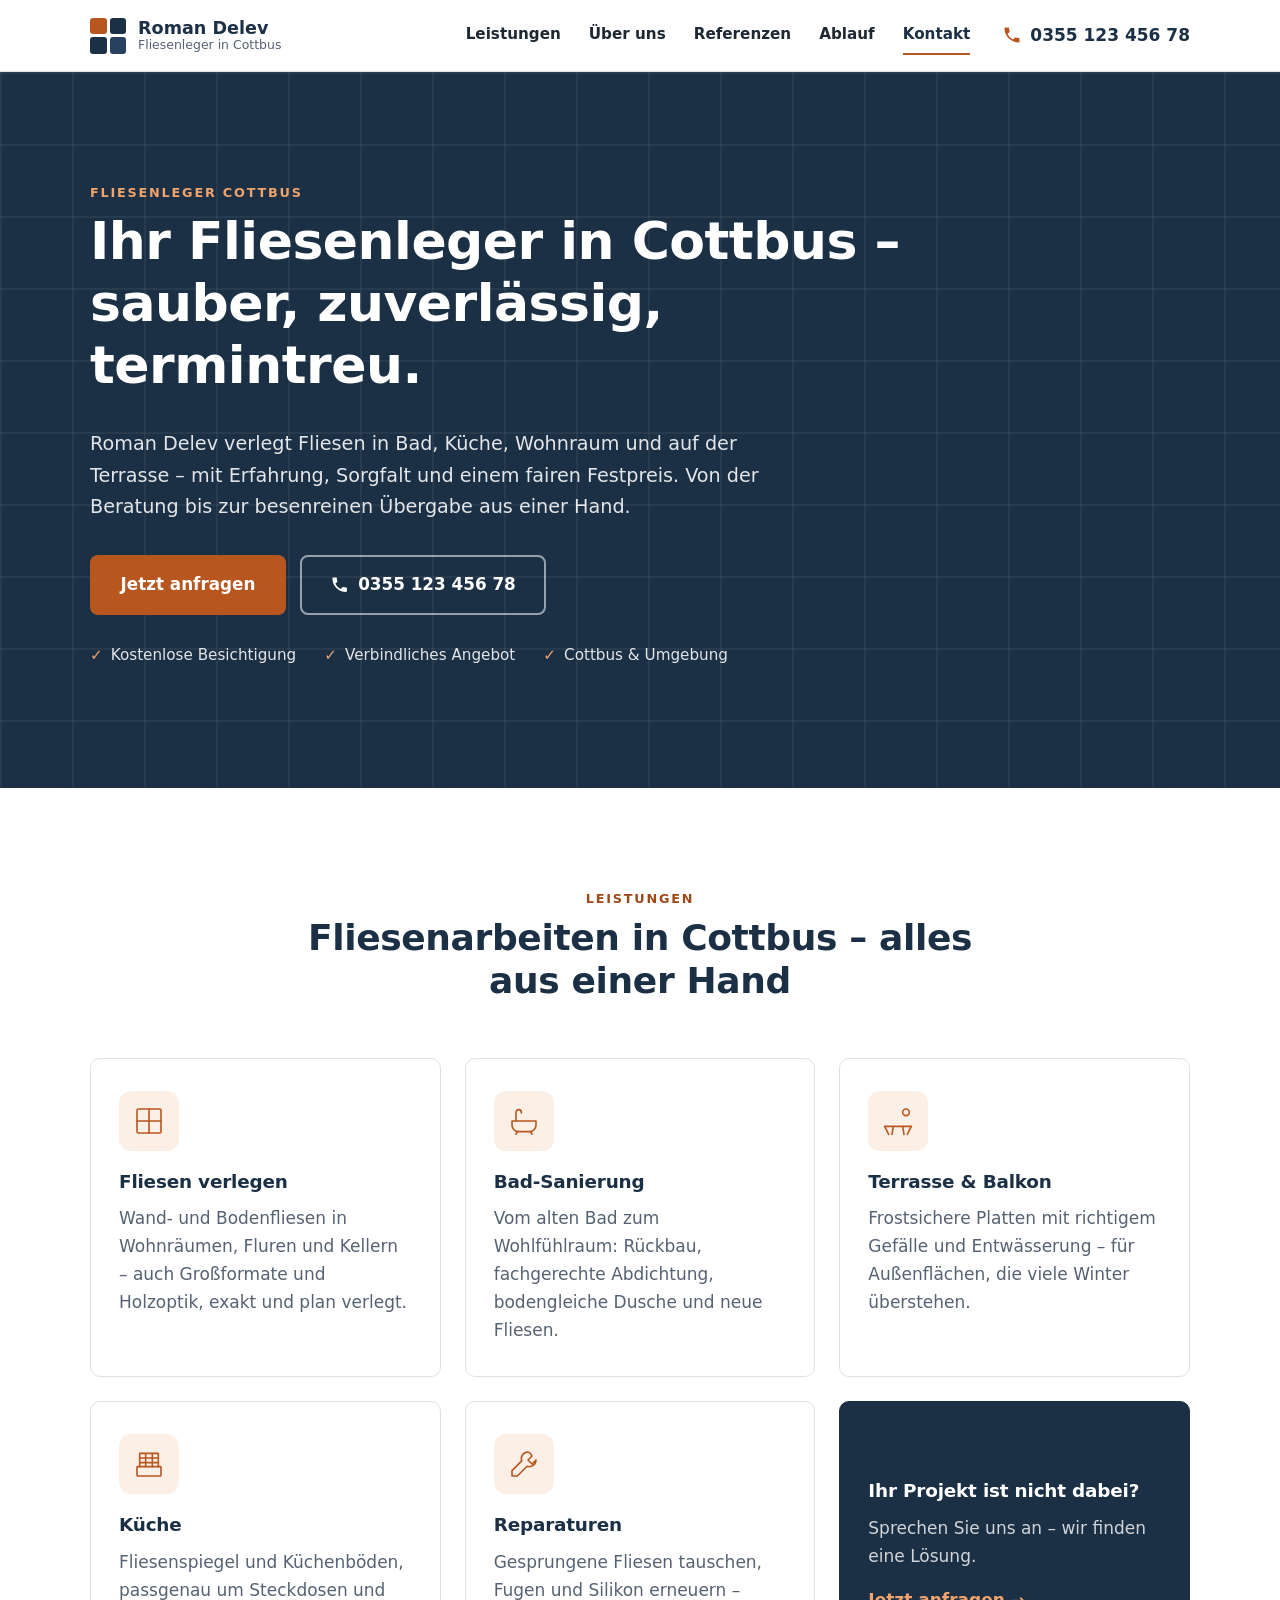
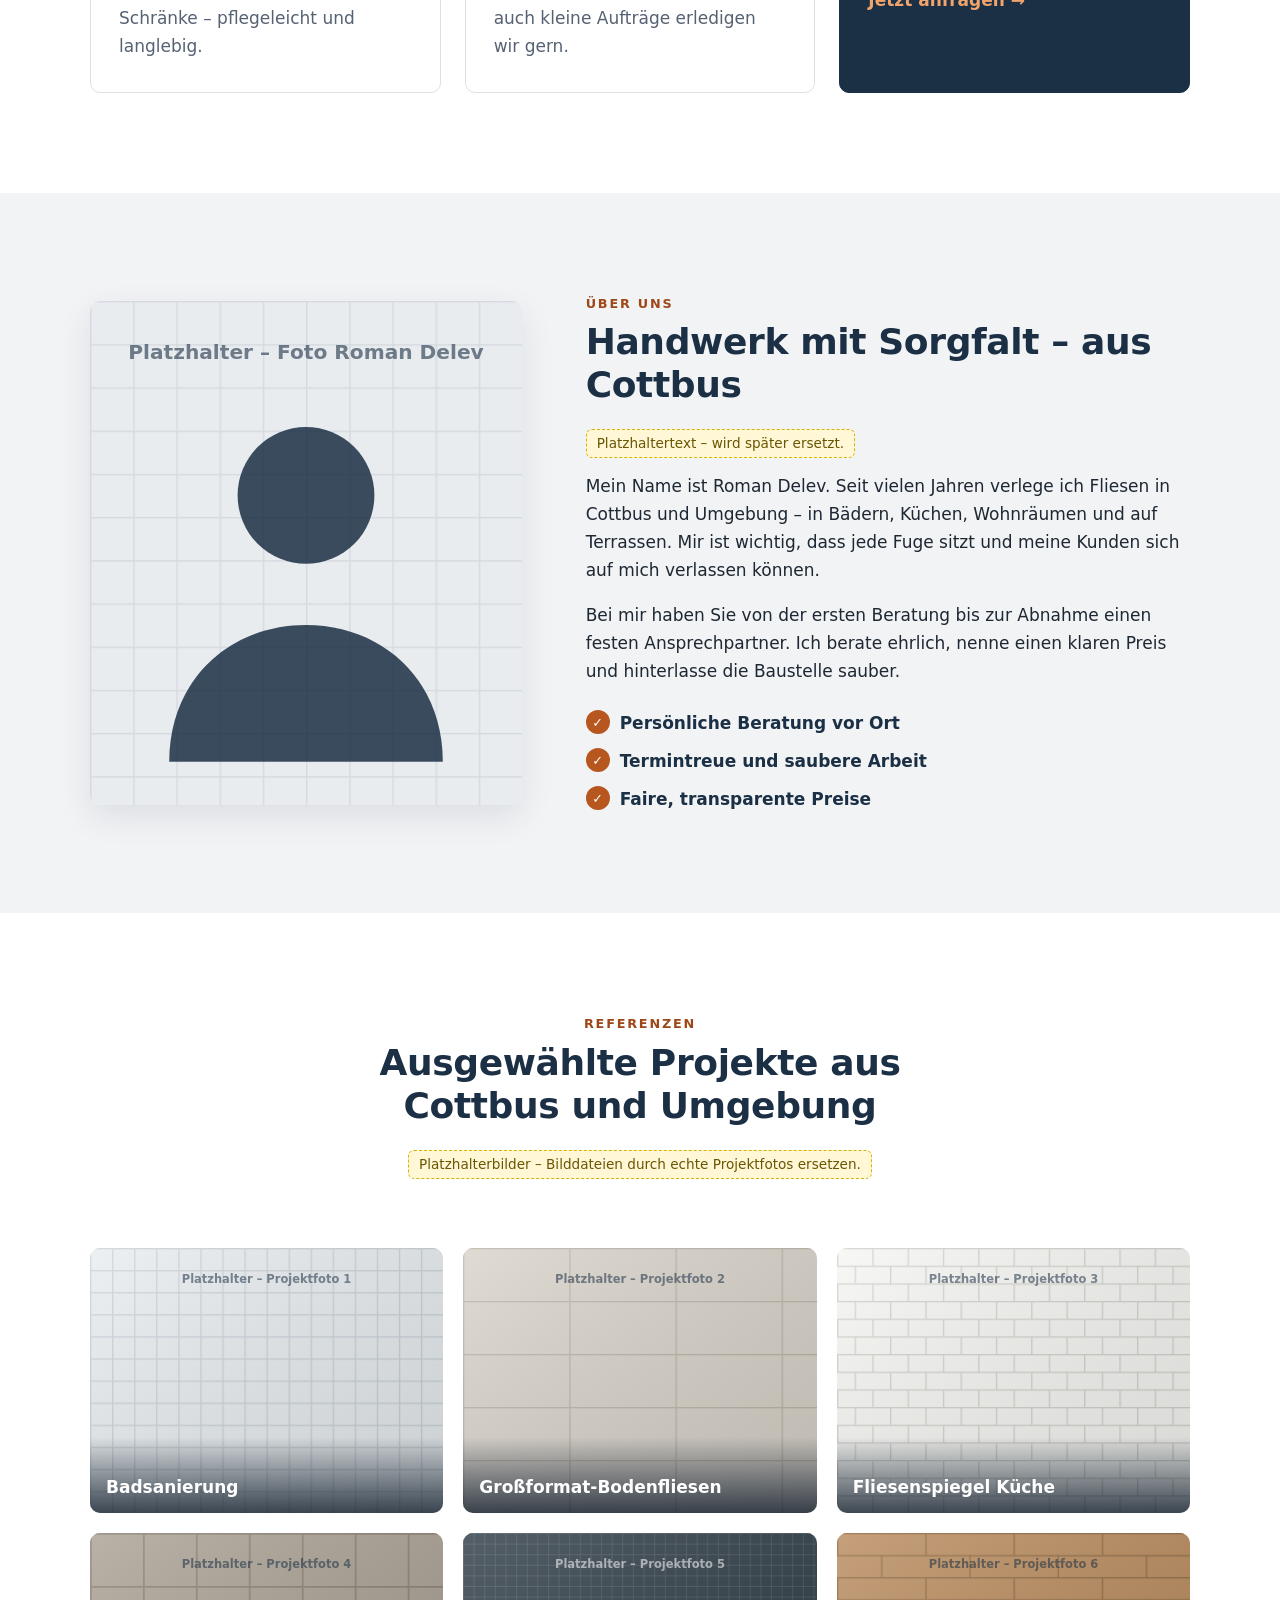
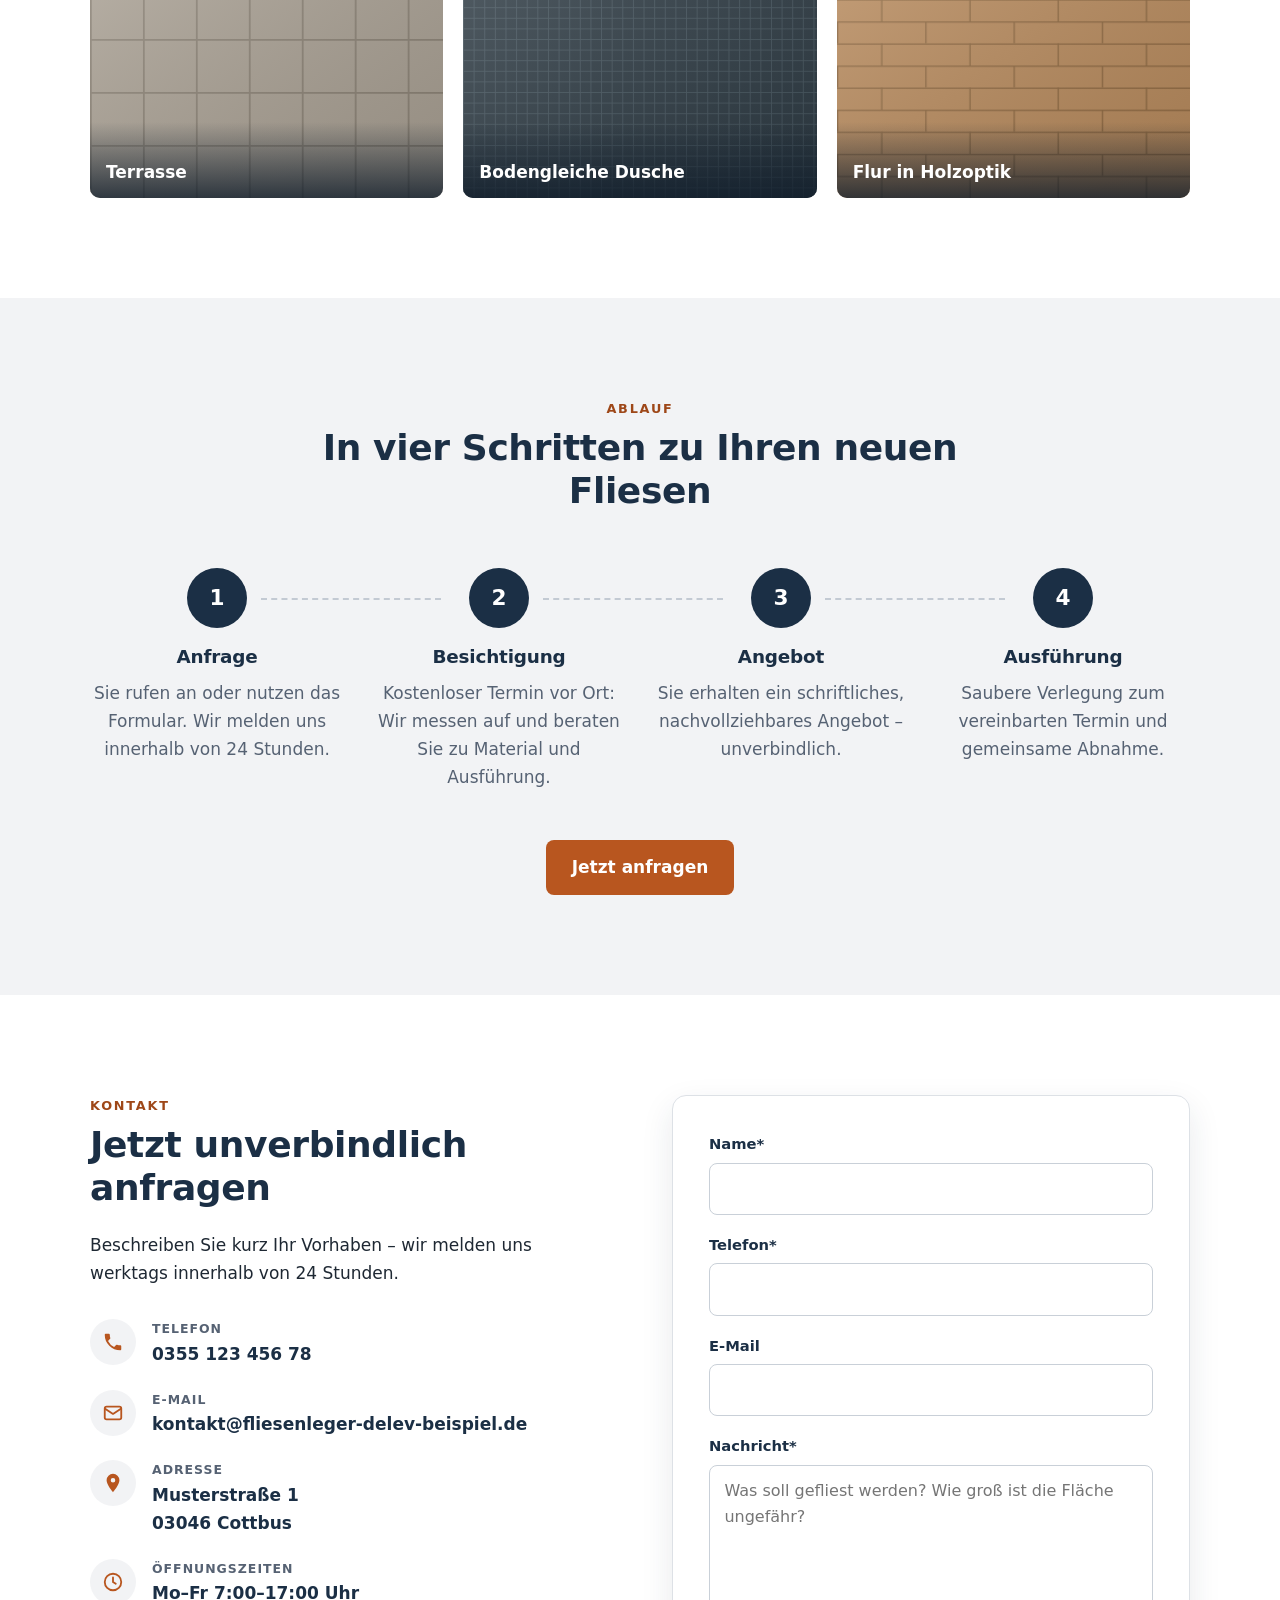
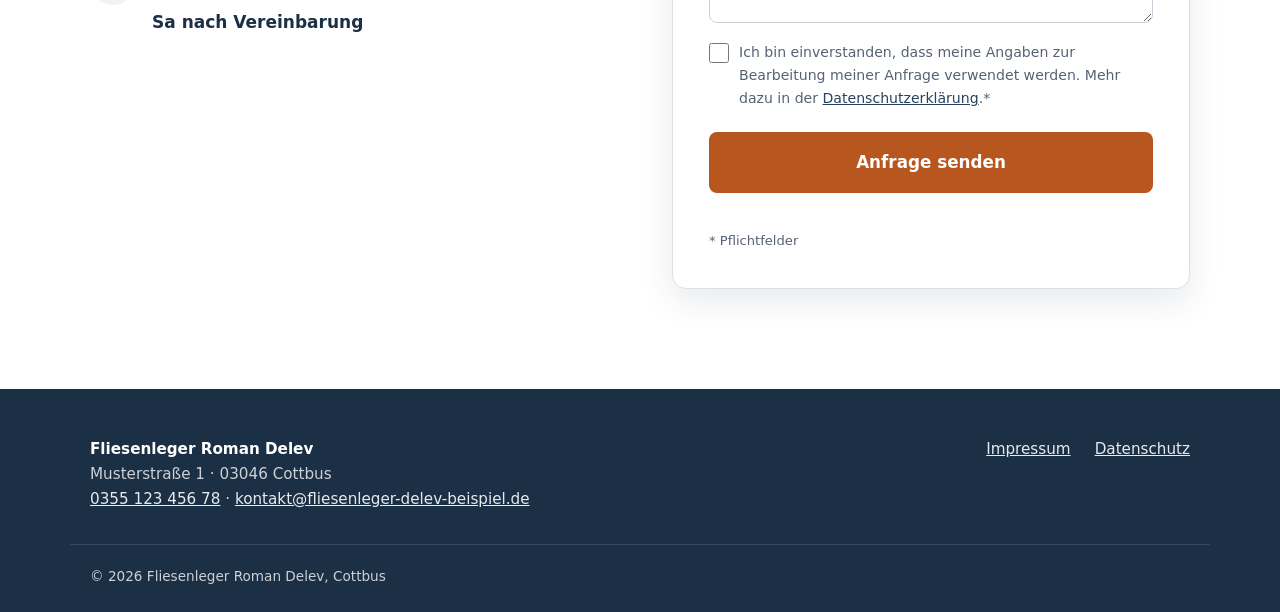
<file: index.html>
<!doctype html>
<html lang="de">
<head>
  <meta charset="utf-8">
  <meta name="viewport" content="width=device-width, initial-scale=1">
  <title>Fliesenleger Cottbus – Roman Delev | Bad, Terrasse &amp; Fliesenarbeiten</title>
  <meta name="description" content="Fliesenleger in Cottbus: Roman Delev verlegt Fliesen, saniert Bäder, gestaltet Terrassen, Balkone und Küchen und übernimmt Reparaturen. Sauber, zuverlässig, termintreu – jetzt kostenlos anfragen!">
  <meta name="theme-color" content="#1b2f45">
  <link rel="canonical" href="https://www.fliesenleger-delev-beispiel.de/">
  <link rel="icon" href="favicon.svg" type="image/svg+xml">

  <meta property="og:type" content="website">
  <meta property="og:locale" content="de_DE">
  <meta property="og:title" content="Fliesenleger Cottbus – Roman Delev">
  <meta property="og:description" content="Fliesen verlegen, Bad-Sanierung, Terrasse, Küche und Reparaturen in Cottbus und Umgebung. Jetzt unverbindlich anfragen.">

  <link rel="stylesheet" href="style.css">

  <!-- Firmendaten für Google. PLATZHALTER: Telefon, E-Mail, Straße und Domain ersetzen. -->
  <script type="application/ld+json">
  {
    "@context": "https://schema.org",
    "@type": "HomeAndConstructionBusiness",
    "name": "Fliesenleger Roman Delev",
    "founder": { "@type": "Person", "name": "Roman Delev" },
    "description": "Fliesenleger in Cottbus: Fliesen verlegen, Bad-Sanierung, Terrasse und Balkon, Küche und Reparaturen.",
    "url": "https://www.fliesenleger-delev-beispiel.de/",
    "telephone": "+49 355 12345678",
    "email": "kontakt@fliesenleger-delev-beispiel.de",
    "address": {
      "@type": "PostalAddress",
      "streetAddress": "Musterstraße 1",
      "postalCode": "03046",
      "addressLocality": "Cottbus",
      "addressRegion": "Brandenburg",
      "addressCountry": "DE"
    },
    "areaServed": { "@type": "City", "name": "Cottbus" },
    "openingHoursSpecification": [{
      "@type": "OpeningHoursSpecification",
      "dayOfWeek": ["Monday", "Tuesday", "Wednesday", "Thursday", "Friday"],
      "opens": "07:00",
      "closes": "17:00"
    }]
  }
  </script>
</head>
<body>

<a class="skip-link" href="#main">Zum Inhalt springen</a>

<!-- Icons (einmal definiert, mehrfach verwendet) -->
<svg width="0" height="0" class="sr-only" aria-hidden="true">
  <symbol id="i-phone" viewBox="0 0 24 24"><path fill="currentColor" d="M6.6 10.8a15.1 15.1 0 0 0 6.6 6.6l2.2-2.2a1 1 0 0 1 1-.25 11.4 11.4 0 0 0 3.6.57 1 1 0 0 1 1 1V20a1 1 0 0 1-1 1A17 17 0 0 1 3 4a1 1 0 0 1 1-1h3.5a1 1 0 0 1 1 1c0 1.25.2 2.45.57 3.57a1 1 0 0 1-.25 1z"/></symbol>
  <symbol id="i-mail" viewBox="0 0 24 24"><g fill="none" stroke="currentColor" stroke-width="2" stroke-linejoin="round"><rect x="3" y="5" width="18" height="14" rx="2"/><path d="m3 7 9 6 9-6"/></g></symbol>
  <symbol id="i-pin" viewBox="0 0 24 24"><path fill="currentColor" d="M12 2a7 7 0 0 0-7 7c0 5 7 13 7 13s7-8 7-13a7 7 0 0 0-7-7zm0 9.5A2.5 2.5 0 1 1 12 6.5a2.5 2.5 0 0 1 0 5z"/></symbol>
  <symbol id="i-clock" viewBox="0 0 24 24"><g fill="none" stroke="currentColor" stroke-width="2" stroke-linecap="round"><circle cx="12" cy="12" r="9"/><path d="M12 7v5l3 2"/></g></symbol>
</svg>

<header class="site-header">
  <div class="container header-inner">
    <a href="#start" class="logo" aria-label="Fliesenleger Roman Delev – zum Seitenanfang">
      <span class="logo-mark" aria-hidden="true"><i></i><i></i><i></i><i></i></span>
      <span class="logo-text"><strong>Roman Delev</strong><small>Fliesenleger in Cottbus</small></span>
    </a>

    <nav class="main-nav" id="main-nav" aria-label="Hauptmenü">
      <a href="#leistungen">Leistungen</a>
      <a href="#ueber-uns">Über uns</a>
      <a href="#referenzen">Referenzen</a>
      <a href="#ablauf">Ablauf</a>
      <a href="#kontakt">Kontakt</a>
    </nav>

    <a href="tel:+4935512345678" class="header-phone">
      <svg aria-hidden="true"><use href="#i-phone"/></svg>
      <span>0355 123 456 78</span>
    </a>

    <button class="nav-toggle" type="button" aria-controls="main-nav" aria-expanded="false" aria-label="Menü öffnen">
      <span></span><span></span><span></span>
    </button>
  </div>
</header>

<main id="main">

  <!-- 1. START -->
  <section class="hero" id="start">
    <div class="container hero-inner">
      <p class="eyebrow">Fliesenleger Cottbus</p>
      <h1>Ihr Fliesenleger in Cottbus – sauber, zuverlässig, termintreu.</h1>
      <p class="lead">Roman Delev verlegt Fliesen in Bad, Küche, Wohnraum und auf der Terrasse – mit Erfahrung, Sorgfalt und einem fairen Festpreis. Von der Beratung bis zur besenreinen Übergabe aus einer Hand.</p>
      <div class="hero-actions">
        <a href="#kontakt" class="btn btn-accent btn-lg">Jetzt anfragen</a>
        <a href="tel:+4935512345678" class="btn btn-outline-light btn-lg">
          <svg aria-hidden="true"><use href="#i-phone"/></svg> 0355 123 456 78
        </a>
      </div>
      <ul class="hero-points">
        <li>Kostenlose Besichtigung</li>
        <li>Verbindliches Angebot</li>
        <li>Cottbus &amp; Umgebung</li>
      </ul>
    </div>
  </section>

  <!-- 2. LEISTUNGEN -->
  <section class="section" id="leistungen">
    <div class="container">
      <header class="section-head">
        <p class="eyebrow">Leistungen</p>
        <h2>Fliesenarbeiten in Cottbus – alles aus einer Hand</h2>
      </header>
      <div class="services">
        <article class="service">
          <span class="service-icon" aria-hidden="true">
            <svg viewBox="0 0 48 48"><rect x="6" y="6" width="36" height="36" rx="2"/><path d="M6 24h36M24 6v36"/></svg>
          </span>
          <h3>Fliesen verlegen</h3>
          <p>Wand- und Bodenfliesen in Wohnräumen, Fluren und Kellern – auch Großformate und Holzoptik, exakt und plan verlegt.</p>
        </article>
        <article class="service">
          <span class="service-icon" aria-hidden="true">
            <svg viewBox="0 0 48 48"><path d="M6 24h36v6a10 10 0 0 1-10 10H16A10 10 0 0 1 6 30z"/><path d="M12 24V11a4 4 0 0 1 8 0v1"/><path d="m14 40-2 4m22-4 2 4"/></svg>
          </span>
          <h3>Bad-Sanierung</h3>
          <p>Vom alten Bad zum Wohlfühlraum: Rückbau, fachgerechte Abdichtung, bodengleiche Dusche und neue Fliesen.</p>
        </article>
        <article class="service">
          <span class="service-icon" aria-hidden="true">
            <svg viewBox="0 0 48 48"><circle cx="36" cy="11" r="5"/><path d="M4 32h40M4 32l6 12m34-12-6 12M17 32l-2 12m16-12 2 12"/></svg>
          </span>
          <h3>Terrasse &amp; Balkon</h3>
          <p>Frostsichere Platten mit richtigem Gefälle und Entwässerung – für Außenflächen, die viele Winter überstehen.</p>
        </article>
        <article class="service">
          <span class="service-icon" aria-hidden="true">
            <svg viewBox="0 0 48 48"><rect x="6" y="28" width="36" height="14" rx="1"/><path d="M10 28V8h28v20M10 15h28M10 22h28M19 8v20M29 8v20"/></svg>
          </span>
          <h3>Küche</h3>
          <p>Fliesenspiegel und Küchenböden, passgenau um Steckdosen und Schränke – pflegeleicht und langlebig.</p>
        </article>
        <article class="service">
          <span class="service-icon" aria-hidden="true">
            <svg viewBox="0 0 48 48"><path d="M30 6a10 10 0 0 0-9.4 13.4L6 34v8h8l14.6-14.6A10 10 0 0 0 42 18l-6 6-6-6 6-6a10 10 0 0 0-6-6z"/></svg>
          </span>
          <h3>Reparaturen</h3>
          <p>Gesprungene Fliesen tauschen, Fugen und Silikon erneuern – auch kleine Aufträge erledigen wir gern.</p>
        </article>
        <a class="service service-cta" href="#kontakt">
          <h3>Ihr Projekt ist nicht dabei?</h3>
          <p>Sprechen Sie uns an – wir finden eine Lösung.</p>
          <span class="link-arrow">Jetzt anfragen →</span>
        </a>
      </div>
    </div>
  </section>

  <!-- 3. ÜBER UNS -->
  <section class="section section-grey" id="ueber-uns">
    <div class="container about">
      <figure class="about-img">
        <img src="portrait-platzhalter.svg" width="600" height="700" loading="lazy" alt="Platzhalter für ein Foto von Fliesenleger Roman Delev">
      </figure>
      <div>
        <p class="eyebrow">Über uns</p>
        <h2>Handwerk mit Sorgfalt – aus Cottbus</h2>
        <p class="placeholder-note">Platzhaltertext – wird später ersetzt.</p>
        <p>Mein Name ist Roman Delev. Seit vielen Jahren verlege ich Fliesen in Cottbus und Umgebung – in Bädern, Küchen, Wohnräumen und auf Terrassen. Mir ist wichtig, dass jede Fuge sitzt und meine Kunden sich auf mich verlassen können.</p>
        <p>Bei mir haben Sie von der ersten Beratung bis zur Abnahme einen festen Ansprechpartner. Ich berate ehrlich, nenne einen klaren Preis und hinterlasse die Baustelle sauber.</p>
        <ul class="checklist">
          <li>Persönliche Beratung vor Ort</li>
          <li>Termintreue und saubere Arbeit</li>
          <li>Faire, transparente Preise</li>
        </ul>
      </div>
    </div>
  </section>

  <!-- 4. REFERENZEN -->
  <section class="section" id="referenzen">
    <div class="container">
      <header class="section-head">
        <p class="eyebrow">Referenzen</p>
        <h2>Ausgewählte Projekte aus Cottbus und Umgebung</h2>
        <p class="placeholder-note">Platzhalterbilder – Bilddateien durch echte Projektfotos ersetzen.</p>
      </header>
      <div class="gallery">
        <figure><img src="referenz-1.svg" width="800" height="600" loading="lazy" alt="Badsanierung mit hellen Wandfliesen"><figcaption>Badsanierung</figcaption></figure>
        <figure><img src="referenz-2.svg" width="800" height="600" loading="lazy" alt="Großformatige Bodenfliesen im Wohnzimmer"><figcaption>Großformat-Bodenfliesen</figcaption></figure>
        <figure><img src="referenz-3.svg" width="800" height="600" loading="lazy" alt="Küchenspiegel mit Metro-Fliesen"><figcaption>Fliesenspiegel Küche</figcaption></figure>
        <figure><img src="referenz-4.svg" width="800" height="600" loading="lazy" alt="Terrasse mit Keramikplatten"><figcaption>Terrasse</figcaption></figure>
        <figure><img src="referenz-5.svg" width="800" height="600" loading="lazy" alt="Bodengleiche Dusche mit dunklen Fliesen"><figcaption>Bodengleiche Dusche</figcaption></figure>
        <figure><img src="referenz-6.svg" width="800" height="600" loading="lazy" alt="Flur mit Fliesen in Holzoptik"><figcaption>Flur in Holzoptik</figcaption></figure>
      </div>
    </div>
  </section>

  <!-- 5. ABLAUF -->
  <section class="section section-grey" id="ablauf">
    <div class="container">
      <header class="section-head">
        <p class="eyebrow">Ablauf</p>
        <h2>In vier Schritten zu Ihren neuen Fliesen</h2>
      </header>
      <ol class="steps">
        <li>
          <span class="step-no" aria-hidden="true">1</span>
          <h3>Anfrage</h3>
          <p>Sie rufen an oder nutzen das Formular. Wir melden uns innerhalb von 24 Stunden.</p>
        </li>
        <li>
          <span class="step-no" aria-hidden="true">2</span>
          <h3>Besichtigung</h3>
          <p>Kostenloser Termin vor Ort: Wir messen auf und beraten Sie zu Material und Ausführung.</p>
        </li>
        <li>
          <span class="step-no" aria-hidden="true">3</span>
          <h3>Angebot</h3>
          <p>Sie erhalten ein schriftliches, nachvollziehbares Angebot – unverbindlich.</p>
        </li>
        <li>
          <span class="step-no" aria-hidden="true">4</span>
          <h3>Ausführung</h3>
          <p>Saubere Verlegung zum vereinbarten Termin und gemeinsame Abnahme.</p>
        </li>
      </ol>
      <p class="center"><a href="#kontakt" class="btn btn-accent">Jetzt anfragen</a></p>
    </div>
  </section>

  <!-- 6. KONTAKT -->
  <section class="section" id="kontakt">
    <div class="container contact">
      <div>
        <p class="eyebrow">Kontakt</p>
        <h2>Jetzt unverbindlich anfragen</h2>
        <p>Beschreiben Sie kurz Ihr Vorhaben – wir melden uns werktags innerhalb von 24 Stunden.</p>
        <ul class="contact-list">
          <li>
            <span class="ci"><svg aria-hidden="true"><use href="#i-phone"/></svg></span>
            <div><small>Telefon</small><a href="tel:+4935512345678">0355 123 456 78</a></div>
          </li>
          <li>
            <span class="ci"><svg aria-hidden="true"><use href="#i-mail"/></svg></span>
            <div><small>E-Mail</small><a href="mailto:kontakt@fliesenleger-delev-beispiel.de">kontakt@fliesenleger-delev-beispiel.de</a></div>
          </li>
          <li>
            <span class="ci"><svg aria-hidden="true"><use href="#i-pin"/></svg></span>
            <div><small>Adresse</small><address>Musterstraße 1<br>03046 Cottbus</address></div>
          </li>
          <li>
            <span class="ci"><svg aria-hidden="true"><use href="#i-clock"/></svg></span>
            <div><small>Öffnungszeiten</small><span>Mo–Fr 7:00–17:00 Uhr<br>Sa nach Vereinbarung</span></div>
          </li>
        </ul>
      </div>

      <form class="contact-form" id="contact-form" novalidate>
        <label for="f-name">Name*</label>
        <input id="f-name" type="text" name="name" autocomplete="name" required>

        <label for="f-tel">Telefon*</label>
        <input id="f-tel" type="tel" name="telefon" autocomplete="tel" required>

        <label for="f-mail">E-Mail</label>
        <input id="f-mail" type="email" name="email" autocomplete="email">

        <label for="f-msg">Nachricht*</label>
        <textarea id="f-msg" name="nachricht" rows="5" required placeholder="Was soll gefliest werden? Wie groß ist die Fläche ungefähr?"></textarea>

        <label class="check">
          <input type="checkbox" name="datenschutz" required>
          <span>Ich bin einverstanden, dass meine Angaben zur Bearbeitung meiner Anfrage verwendet werden. Mehr dazu in der <a href="datenschutz.html">Datenschutzerklärung</a>.*</span>
        </label>

        <button type="submit" class="btn btn-accent btn-lg btn-block">Anfrage senden</button>
        <p class="form-status" role="status" aria-live="polite"></p>
        <p class="form-hint">* Pflichtfelder</p>
      </form>
    </div>
  </section>

</main>

<!-- 7. FOOTER -->
<footer class="site-footer">
  <div class="container footer-inner">
    <div>
      <strong>Fliesenleger Roman Delev</strong><br>
      Musterstraße 1 · 03046 Cottbus<br>
      <a href="tel:+4935512345678">0355 123 456 78</a> · <a href="mailto:kontakt@fliesenleger-delev-beispiel.de">kontakt@fliesenleger-delev-beispiel.de</a>
    </div>
    <nav class="footer-nav" aria-label="Rechtliches">
      <a href="impressum.html">Impressum</a>
      <a href="datenschutz.html">Datenschutz</a>
    </nav>
  </div>
  <p class="container copyright">© <span id="year">2026</span> Fliesenleger Roman Delev, Cottbus</p>
</footer>

<!-- Handy: feste Leiste zum Anrufen und Anfragen -->
<div class="mobile-bar">
  <a href="tel:+4935512345678" class="btn btn-primary"><svg aria-hidden="true"><use href="#i-phone"/></svg> Anrufen</a>
  <a href="#kontakt" class="btn btn-accent">Jetzt anfragen</a>
</div>

<script src="main.js" defer></script>
</body>
</html>
</file>
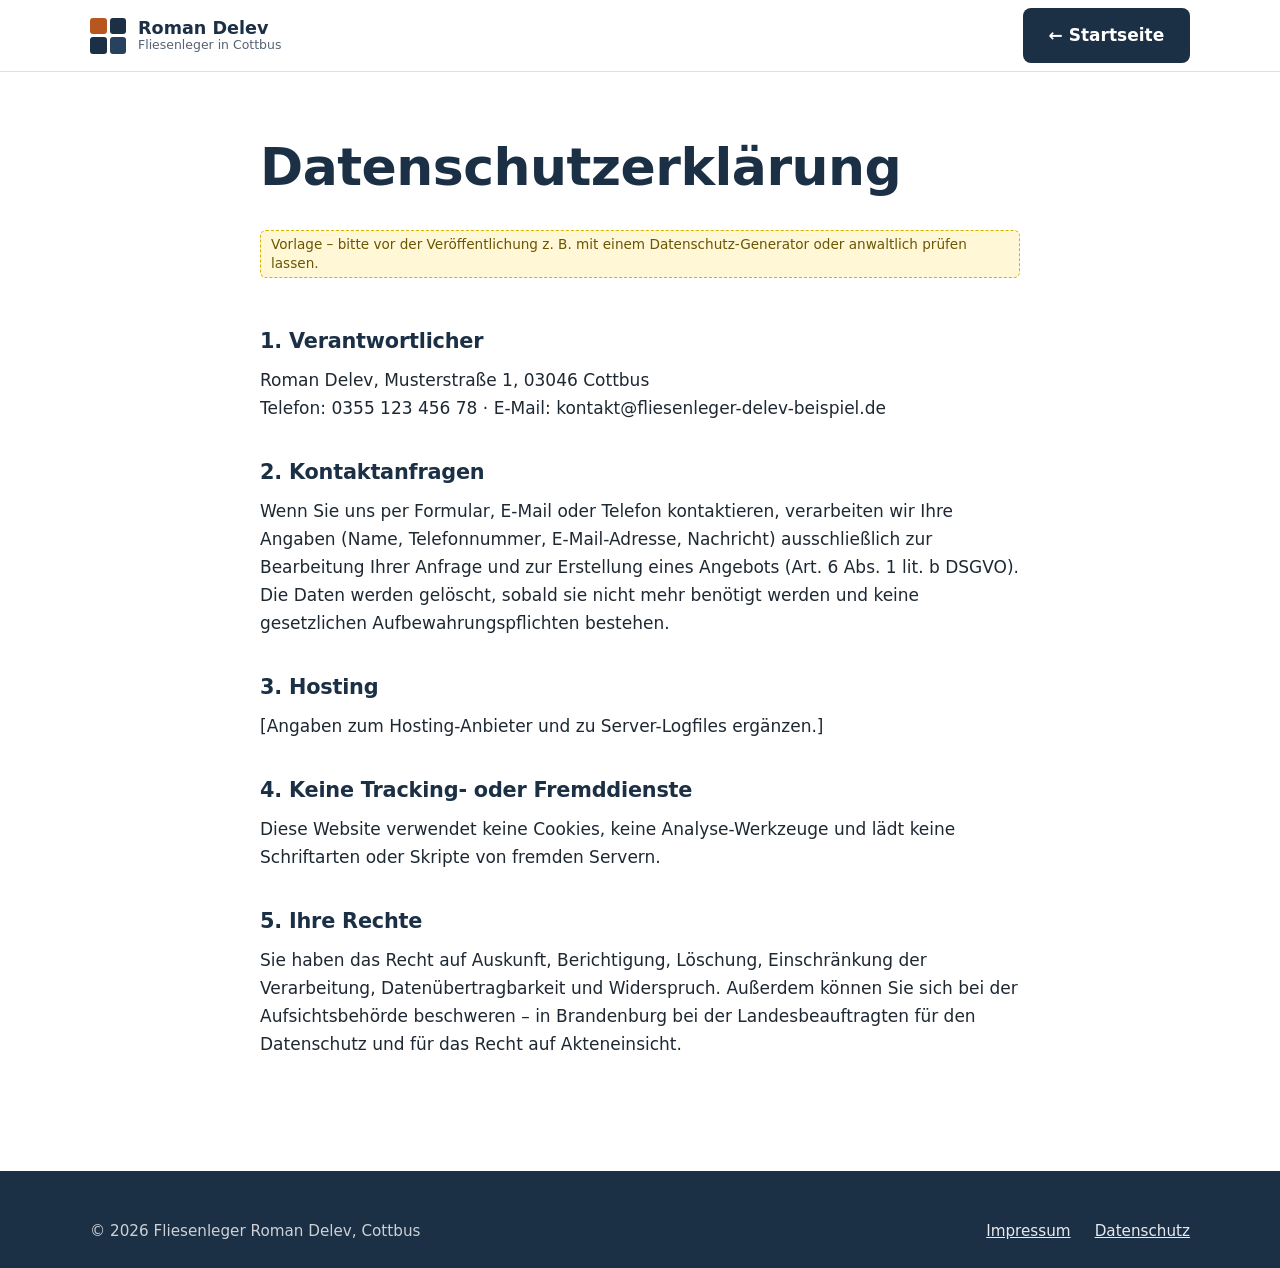
<file: datenschutz.html>
<!doctype html>
<html lang="de">
<head>
  <meta charset="utf-8">
  <meta name="viewport" content="width=device-width, initial-scale=1">
  <title>Datenschutzerklärung – Fliesenleger Roman Delev, Cottbus</title>
  <meta name="robots" content="noindex">
  <link rel="icon" href="favicon.svg" type="image/svg+xml">
  <link rel="stylesheet" href="style.css">
</head>
<body>
  <header class="site-header">
    <div class="container header-inner">
      <a href="index.html" class="logo" aria-label="Zur Startseite">
        <span class="logo-mark" aria-hidden="true"><i></i><i></i><i></i><i></i></span>
        <span class="logo-text"><strong>Roman Delev</strong><small>Fliesenleger in Cottbus</small></span>
      </a>
      <a href="index.html" class="btn btn-primary">← Startseite</a>
    </div>
  </header>
  <main class="legal">
    <div class="container">
      <h1>Datenschutzerklärung</h1>
      <p class="placeholder-note">Vorlage – bitte vor der Veröffentlichung z. B. mit einem Datenschutz-Generator oder anwaltlich prüfen lassen.</p>
      <h2>1. Verantwortlicher</h2>
      <p>Roman Delev, Musterstraße 1, 03046 Cottbus<br>Telefon: 0355 123 456 78 · E-Mail: kontakt@fliesenleger-delev-beispiel.de</p>
      <h2>2. Kontaktanfragen</h2>
      <p>Wenn Sie uns per Formular, E-Mail oder Telefon kontaktieren, verarbeiten wir Ihre Angaben (Name, Telefonnummer, E-Mail-Adresse, Nachricht) ausschließlich zur Bearbeitung Ihrer Anfrage und zur Erstellung eines Angebots (Art. 6 Abs. 1 lit. b DSGVO). Die Daten werden gelöscht, sobald sie nicht mehr benötigt werden und keine gesetzlichen Aufbewahrungspflichten bestehen.</p>
      <h2>3. Hosting</h2>
      <p>[Angaben zum Hosting-Anbieter und zu Server-Logfiles ergänzen.]</p>
      <h2>4. Keine Tracking- oder Fremddienste</h2>
      <p>Diese Website verwendet keine Cookies, keine Analyse-Werkzeuge und lädt keine Schriftarten oder Skripte von fremden Servern.</p>
      <h2>5. Ihre Rechte</h2>
      <p>Sie haben das Recht auf Auskunft, Berichtigung, Löschung, Einschränkung der Verarbeitung, Datenübertragbarkeit und Widerspruch. Außerdem können Sie sich bei der Aufsichtsbehörde beschweren – in Brandenburg bei der Landesbeauftragten für den Datenschutz und für das Recht auf Akteneinsicht.</p>
    </div>
  </main>
  <footer class="site-footer">
    <div class="container footer-inner">
      <span>© 2026 Fliesenleger Roman Delev, Cottbus</span>
      <nav class="footer-nav" aria-label="Rechtliches"><a href="impressum.html">Impressum</a><a href="datenschutz.html">Datenschutz</a></nav>
    </div>
  </footer>
</body>
</html>
</file>
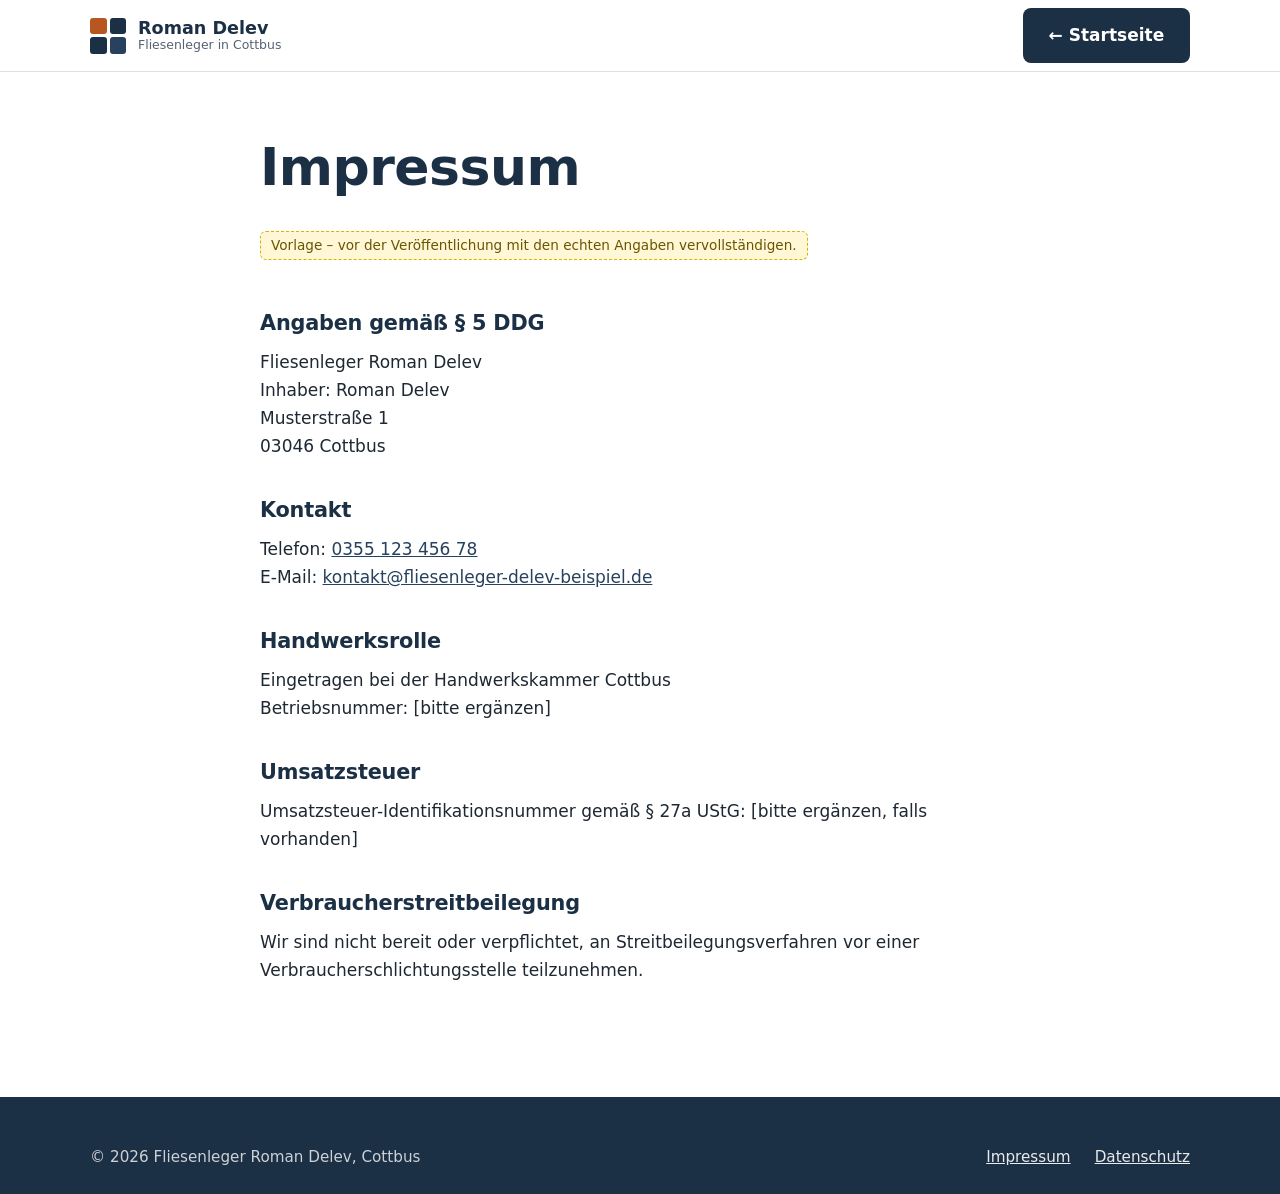
<file: impressum.html>
<!doctype html>
<html lang="de">
<head>
  <meta charset="utf-8">
  <meta name="viewport" content="width=device-width, initial-scale=1">
  <title>Impressum – Fliesenleger Roman Delev, Cottbus</title>
  <meta name="robots" content="noindex">
  <link rel="icon" href="favicon.svg" type="image/svg+xml">
  <link rel="stylesheet" href="style.css">
</head>
<body>
  <header class="site-header">
    <div class="container header-inner">
      <a href="index.html" class="logo" aria-label="Zur Startseite">
        <span class="logo-mark" aria-hidden="true"><i></i><i></i><i></i><i></i></span>
        <span class="logo-text"><strong>Roman Delev</strong><small>Fliesenleger in Cottbus</small></span>
      </a>
      <a href="index.html" class="btn btn-primary">← Startseite</a>
    </div>
  </header>
  <main class="legal">
    <div class="container">
      <h1>Impressum</h1>
      <p class="placeholder-note">Vorlage – vor der Veröffentlichung mit den echten Angaben vervollständigen.</p>
      <h2>Angaben gemäß § 5 DDG</h2>
      <p>Fliesenleger Roman Delev<br>Inhaber: Roman Delev<br>Musterstraße 1<br>03046 Cottbus</p>
      <h2>Kontakt</h2>
      <p>Telefon: <a href="tel:+4935512345678">0355 123 456 78</a><br>E-Mail: <a href="mailto:kontakt@fliesenleger-delev-beispiel.de">kontakt@fliesenleger-delev-beispiel.de</a></p>
      <h2>Handwerksrolle</h2>
      <p>Eingetragen bei der Handwerkskammer Cottbus<br>Betriebsnummer: [bitte ergänzen]</p>
      <h2>Umsatzsteuer</h2>
      <p>Umsatzsteuer-Identifikationsnummer gemäß § 27a UStG: [bitte ergänzen, falls vorhanden]</p>
      <h2>Verbraucherstreitbeilegung</h2>
      <p>Wir sind nicht bereit oder verpflichtet, an Streitbeilegungsverfahren vor einer Verbraucherschlichtungsstelle teilzunehmen.</p>
    </div>
  </main>
  <footer class="site-footer">
    <div class="container footer-inner">
      <span>© 2026 Fliesenleger Roman Delev, Cottbus</span>
      <nav class="footer-nav" aria-label="Rechtliches"><a href="impressum.html">Impressum</a><a href="datenschutz.html">Datenschutz</a></nav>
    </div>
  </footer>
</body>
</html>
</file>
<file: style.css>
/* ==========================================================
   Fliesenleger Roman Delev – Stylesheet
   Farben und Abstände zentral hier anpassen.
   ========================================================== */

:root {
  --navy: #1b2f45;          /* Dunkelblau: Kopf, Überschriften */
  --navy-2: #27415e;
  --grey: #f2f3f5;          /* Hellgrau: Abschnitts-Hintergrund */
  --line: #dde1e6;
  --text: #1e2833;
  --muted: #566273;
  --accent: #b8561f;        /* Warmer Akzent (Terrakotta), Kontrast zu Weiß 4.8:1 */
  --accent-hover: #9e4718;
  --accent-light: #f0a36b;  /* Akzent auf dunklem Grund */
  --white: #fff;
  --radius: 10px;
  --shadow: 0 12px 32px rgba(27, 47, 69, .10);
  --container: 1140px;
  --header-h: 72px;
  --font: system-ui, -apple-system, "Segoe UI", Roboto, "Helvetica Neue", Arial, sans-serif;
}

*, *::before, *::after { box-sizing: border-box; }

html { scroll-behavior: smooth; scroll-padding-top: calc(var(--header-h) + 8px); -webkit-text-size-adjust: 100%; }

body {
  margin: 0;
  font-family: var(--font);
  font-size: 1.0625rem;
  line-height: 1.65;
  color: var(--text);
  background: var(--white);
}

img, svg { display: block; max-width: 100%; }
img { height: auto; }
a { color: var(--navy-2); }
address { font-style: normal; }
code { font-size: .9em; }

h1, h2, h3 { color: var(--navy); line-height: 1.2; margin: 0 0 .6em; letter-spacing: -.01em; }
h1 { font-size: clamp(2rem, 5vw, 3.25rem); font-weight: 800; }
h2 { font-size: clamp(1.6rem, 3.2vw, 2.25rem); font-weight: 800; }
h3 { font-size: 1.15rem; font-weight: 700; }
p  { margin: 0 0 1em; }

.container { width: 100%; max-width: var(--container); margin: 0 auto; padding: 0 20px; }
.center { text-align: center; margin: 48px 0 0; }

.sr-only { position: absolute; width: 1px; height: 1px; overflow: hidden; clip: rect(0 0 0 0); }
.skip-link { position: absolute; left: -9999px; top: 8px; z-index: 300; background: var(--navy); color: #fff; padding: 8px 14px; border-radius: 6px; }
.skip-link:focus { left: 8px; }
:focus-visible { outline: 3px solid var(--accent); outline-offset: 3px; }

.eyebrow { margin: 0 0 .5em; font-size: .8rem; font-weight: 700; letter-spacing: .14em; text-transform: uppercase; color: var(--accent-hover); }

.placeholder-note {
  display: inline-block; font-size: .85rem; line-height: 1.4; padding: 4px 10px; border-radius: 6px;
  background: #fff7d6; color: #6a5500; border: 1px dashed #d6b300;
}

/* ---------- Buttons ---------- */
.btn {
  display: inline-flex; align-items: center; justify-content: center; gap: .5em;
  min-height: 48px; padding: .7em 1.4em; border: 2px solid transparent; border-radius: 8px;
  font: inherit; font-weight: 700; text-decoration: none; cursor: pointer;
  transition: background-color .2s, border-color .2s, color .2s;
}
.btn svg { width: 1.15em; height: 1.15em; }
.btn-accent { background: var(--accent); color: #fff; }
.btn-accent:hover { background: var(--accent-hover); }
.btn-primary { background: var(--navy); color: #fff; }
.btn-primary:hover { background: var(--navy-2); }
.btn-outline-light { border-color: rgba(255,255,255,.55); color: #fff; }
.btn-outline-light:hover { border-color: #fff; background: rgba(255,255,255,.1); }
.btn-lg { font-size: 1.05rem; padding: .85em 1.7em; }
.btn-block { width: 100%; }

/* ---------- Header ---------- */
.site-header {
  position: sticky; top: 0; z-index: 100; height: var(--header-h);
  background: rgba(255,255,255,.97); border-bottom: 1px solid var(--line);
}
.header-inner { display: flex; align-items: center; gap: 32px; height: 100%; }

.logo { display: flex; align-items: center; gap: 12px; margin-right: auto; color: var(--navy); text-decoration: none; }
.logo-mark { display: grid; grid-template-columns: 1fr 1fr; gap: 3px; width: 36px; height: 36px; flex: none; }
.logo-mark i { border-radius: 3px; background: var(--navy); }
.logo-mark i:first-child { background: var(--accent); }
.logo-mark i:last-child { background: var(--navy-2); }
.logo-text { display: flex; flex-direction: column; line-height: 1.15; }
.logo-text strong { font-size: 1.1rem; }
.logo-text small { font-size: .78rem; color: var(--muted); }

.main-nav { display: flex; gap: 28px; }
.main-nav a { color: var(--text); text-decoration: none; font-weight: 600; font-size: .95rem; padding: 6px 0; border-bottom: 2px solid transparent; }
.main-nav a:hover, .main-nav a.active { color: var(--navy); border-bottom-color: var(--accent); }

.header-phone { display: flex; align-items: center; gap: 8px; color: var(--navy); font-weight: 700; text-decoration: none; white-space: nowrap; }
.header-phone svg { width: 20px; height: 20px; color: var(--accent); }

.nav-toggle { display: none; width: 44px; height: 44px; padding: 10px; border: 0; background: none; cursor: pointer; }
.nav-toggle span { display: block; height: 2px; margin: 5px 0; background: var(--navy); transition: transform .2s, opacity .2s; }

/* ---------- Hero ---------- */
.hero {
  position: relative; color: rgba(255,255,255,.88); padding: 110px 0 120px;
  background-color: var(--navy);
  /* dezentes Fliesenraster */
  background-image:
    linear-gradient(rgba(255,255,255,.05) 2px, transparent 2px),
    linear-gradient(90deg, rgba(255,255,255,.05) 2px, transparent 2px);
  background-size: 72px 72px;
}
.hero-inner > * { max-width: 820px; }
.hero h1 { color: #fff; }
.hero .eyebrow { color: var(--accent-light); }
.lead { font-size: 1.2rem; max-width: 38em; }
.hero-actions { display: flex; flex-wrap: wrap; gap: 14px; margin: 32px 0 28px; }
.hero-points { display: flex; flex-wrap: wrap; gap: 8px 28px; margin: 0; padding: 0; list-style: none; font-size: .95rem; }
.hero-points li::before { content: "✓"; margin-right: 8px; color: var(--accent-light); font-weight: 700; }

/* ---------- Abschnitte ---------- */
.section { padding: 100px 0; }
.section-grey { background: var(--grey); }
.section-head { max-width: 680px; margin: 0 auto 56px; text-align: center; }

/* Leistungen */
.services { display: grid; grid-template-columns: repeat(3, 1fr); gap: 24px; }
.service {
  padding: 32px 28px; border: 1px solid var(--line); border-radius: var(--radius); background: #fff;
  transition: box-shadow .2s, transform .2s;
}
.service:hover { box-shadow: var(--shadow); transform: translateY(-3px); }
.service p { margin: 0; color: var(--muted); }
.service-icon { display: grid; place-items: center; width: 60px; height: 60px; margin-bottom: 20px; border-radius: 12px; background: #fbefe6; }
.service-icon svg { width: 32px; height: 32px; fill: none; stroke: var(--accent); stroke-width: 2.4; stroke-linecap: round; stroke-linejoin: round; }
.service-cta { display: flex; flex-direction: column; justify-content: center; background: var(--navy); border-color: var(--navy); color: rgba(255,255,255,.85); text-decoration: none; }
.service-cta h3 { color: #fff; }
.service-cta p { color: rgba(255,255,255,.8); }
.link-arrow { margin-top: 16px; color: var(--accent-light); font-weight: 700; }

/* Über uns */
.about { display: grid; grid-template-columns: 5fr 7fr; gap: 64px; align-items: center; }
.about-img { margin: 0; }
.about-img img { width: 100%; border-radius: var(--radius); box-shadow: var(--shadow); }
.checklist { margin: 24px 0 0; padding: 0; list-style: none; display: grid; gap: 10px; }
.checklist li { position: relative; padding-left: 34px; font-weight: 600; color: var(--navy); }
.checklist li::before {
  content: "✓"; position: absolute; left: 0; top: 1px; display: grid; place-items: center;
  width: 24px; height: 24px; border-radius: 50%; background: var(--accent); color: #fff; font-size: .8rem;
}

/* Referenzen */
.gallery { display: grid; grid-template-columns: repeat(3, 1fr); gap: 20px; }
.gallery figure { position: relative; margin: 0; overflow: hidden; border-radius: var(--radius); background: var(--grey); }
.gallery img { width: 100%; aspect-ratio: 4 / 3; object-fit: cover; transition: transform .4s; }
.gallery figure:hover img { transform: scale(1.04); }
.gallery figcaption {
  position: absolute; left: 0; right: 0; bottom: 0; padding: 36px 16px 12px;
  background: linear-gradient(transparent, rgba(15, 28, 42, .78)); color: #fff; font-weight: 600;
}

/* Ablauf */
.steps { display: grid; grid-template-columns: repeat(4, 1fr); gap: 28px; margin: 0; padding: 0; list-style: none; }
.steps li { position: relative; text-align: center; }
.steps li:not(:last-child)::after {
  content: ""; position: absolute; top: 30px; left: calc(50% + 44px); right: calc(-50% + 30px);
  border-top: 2px dashed #c3cad3;
}
.step-no {
  display: grid; place-items: center; width: 60px; height: 60px; margin: 0 auto 18px; border-radius: 50%;
  background: var(--navy); color: #fff; font-size: 1.35rem; font-weight: 800;
}
.steps p { margin: 0; color: var(--muted); }

/* Kontakt */
.contact { display: grid; grid-template-columns: 1fr 1fr; gap: 64px; align-items: start; }
.contact-list { display: grid; gap: 22px; margin: 32px 0 0; padding: 0; list-style: none; }
.contact-list li { display: flex; gap: 16px; align-items: flex-start; }
.contact-list small { display: block; font-size: .78rem; font-weight: 700; letter-spacing: .08em; text-transform: uppercase; color: var(--muted); }
.contact-list a, .contact-list address, .contact-list span:not(.ci) { color: var(--navy); font-weight: 600; text-decoration: none; overflow-wrap: anywhere; }
.contact-list a:hover { color: var(--accent); }
.ci { display: grid; place-items: center; width: 46px; height: 46px; flex: none; border-radius: 50%; background: var(--grey); color: var(--accent); }
.ci svg { width: 22px; height: 22px; }

.contact-form { padding: 36px; border-radius: 14px; background: #fff; border: 1px solid var(--line); box-shadow: var(--shadow); }
.contact-form label { display: block; margin: 0 0 6px; font-weight: 600; font-size: .92rem; color: var(--navy); }
.contact-form input:not([type=checkbox]), .contact-form textarea {
  display: block; width: 100%; margin: 0 0 18px; padding: .75em .9em;
  font: inherit; font-size: 1rem; color: var(--text); background: #fff;
  border: 1.5px solid #c9d0d8; border-radius: 8px;
}
.contact-form textarea { resize: vertical; min-height: 130px; }
.contact-form input:focus, .contact-form textarea:focus { outline: none; border-color: var(--navy-2); box-shadow: 0 0 0 3px rgba(39, 65, 94, .18); }
.contact-form .invalid { border-color: #c0392b !important; }
.contact-form .check { display: flex; gap: 10px; align-items: flex-start; margin: 4px 0 22px; font-weight: 400; font-size: .88rem; color: var(--muted); }
.contact-form .check input { width: 20px; height: 20px; margin: 2px 0 0; flex: none; accent-color: var(--accent); }
.contact-form .check.invalid span { color: #c0392b; }
.form-status { min-height: 1.4em; margin: 14px 0 0; font-weight: 600; }
.form-status.ok { color: #1d7a45; }
.form-status.err { color: #c0392b; }
.form-hint { margin: 0; font-size: .82rem; color: var(--muted); }

/* Footer */
.site-footer { padding: 48px 0 24px; background: var(--navy); color: rgba(255,255,255,.78); font-size: .95rem; }
.site-footer a { color: rgba(255,255,255,.9); }
.site-footer strong { color: #fff; }
.footer-inner { display: flex; flex-wrap: wrap; justify-content: space-between; gap: 24px; }
.footer-nav { display: flex; gap: 24px; }
.copyright { margin-top: 32px; padding-top: 20px; border-top: 1px solid rgba(255,255,255,.12); font-size: .85rem; }

.mobile-bar { display: none; }

/* Rechtliche Seiten */
.legal { padding: 64px 0 96px; }
.legal .container { max-width: 800px; }
.legal h2 { font-size: 1.3rem; margin-top: 1.8em; }

/* ---------- Responsiv ---------- */
@media (max-width: 1000px) {
  .header-phone span { display: none; }
  .main-nav { gap: 20px; }
}

@media (max-width: 860px) {
  .nav-toggle { display: block; }
  .header-phone { display: none; }
  .main-nav {
    position: fixed; top: var(--header-h); left: 0; right: 0; z-index: -1;
    flex-direction: column; gap: 0; padding: 8px 20px 20px; background: #fff;
    border-bottom: 1px solid var(--line); box-shadow: var(--shadow);
    transform: translateY(-110%); visibility: hidden; transition: transform .25s, visibility .25s;
  }
  .main-nav.open { transform: none; visibility: visible; }
  .main-nav a { padding: 14px 0; border-bottom: 1px solid var(--grey); font-size: 1.05rem; }
  .nav-toggle[aria-expanded="true"] span:nth-child(1) { transform: translateY(7px) rotate(45deg); }
  .nav-toggle[aria-expanded="true"] span:nth-child(2) { opacity: 0; }
  .nav-toggle[aria-expanded="true"] span:nth-child(3) { transform: translateY(-7px) rotate(-45deg); }

  .services, .gallery { grid-template-columns: 1fr 1fr; }
  .about, .contact { grid-template-columns: 1fr; gap: 40px; }
  .about-img { max-width: 420px; }
  .steps { grid-template-columns: 1fr 1fr; row-gap: 40px; }
  .steps li::after { display: none; }
}

@media (max-width: 600px) {
  body { font-size: 1rem; padding-bottom: 76px; }
  .section { padding: 72px 0; }
  .hero { padding: 64px 0 72px; }
  .hero-actions .btn { width: 100%; }
  .services, .gallery, .steps { grid-template-columns: 1fr; }
  .contact-form { padding: 24px 20px; }
  .footer-inner { flex-direction: column; }

  .mobile-bar {
    position: fixed; left: 0; right: 0; bottom: 0; z-index: 90;
    display: grid; grid-template-columns: 1fr 1fr; gap: 10px;
    padding: 10px 12px calc(10px + env(safe-area-inset-bottom));
    background: #fff; border-top: 1px solid var(--line); box-shadow: 0 -6px 18px rgba(0,0,0,.08);
  }
}

@media (prefers-reduced-motion: reduce) {
  html { scroll-behavior: auto; }
  *, *::before, *::after { transition: none !important; }
}

@media print {
  .site-header { position: static; }
  .mobile-bar, .nav-toggle { display: none; }
}
</file>
